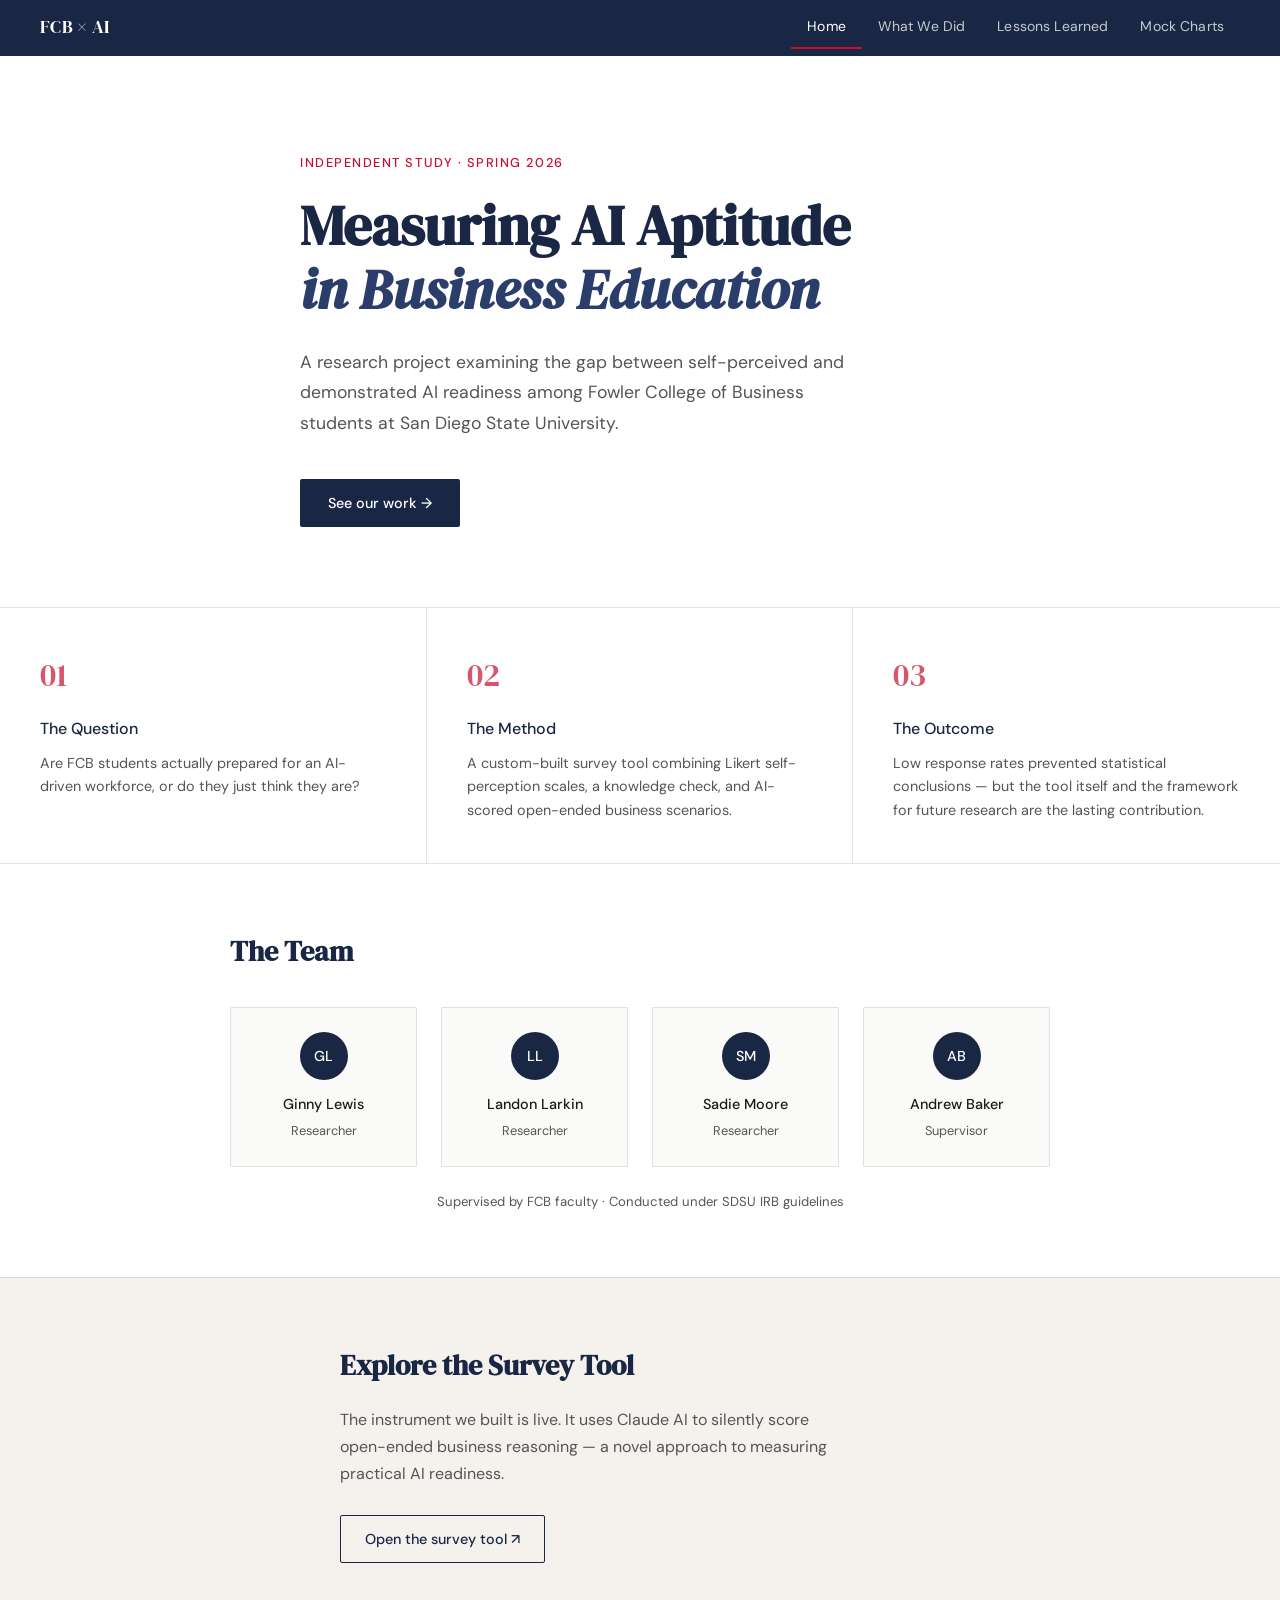
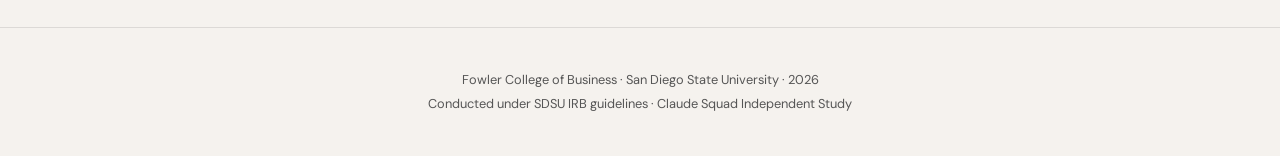
<file: docs/index.html>
<!DOCTYPE html>
<html lang="en">
<head>
<meta charset="UTF-8">
<meta name="viewport" content="width=device-width, initial-scale=1.0">
<title>AI Aptitude in the Fowler College of Business</title>
<link rel="preconnect" href="https://fonts.googleapis.com">
<link href="https://fonts.googleapis.com/css2?family=DM+Serif+Display:ital@0;1&family=DM+Sans:wght@300;400;500&display=swap" rel="stylesheet">
<link rel="stylesheet" href="style.css">
</head>
<body>

<nav class="nav">
  <span class="nav-wordmark">FCB × AI</span>
  <ul class="nav-links">
    <li><a href="index.html" class="active">Home</a></li>
    <li><a href="what-we-did.html">What We Did</a></li>
    <li><a href="lessons.html">Lessons Learned</a></li>
    <li><a href="charts.html">Mock Charts</a></li>
  </ul>
  <button class="nav-hamburger" aria-label="Menu" onclick="toggleMenu()">&#9776;</button>
</nav>

<main>
  <section class="hero">
    <div class="hero-label">Independent Study · Spring 2026</div>
    <h1 class="hero-title">Measuring AI Aptitude<br><em>in Business Education</em></h1>
    <p class="hero-sub">A research project examining the gap between self-perceived and demonstrated AI readiness among Fowler College of Business students at San Diego State University.</p>
    <a href="what-we-did.html" class="btn-primary">See our work →</a>
  </section>

  <section class="cards-grid">
    <div class="card">
      <div class="card-num">01</div>
      <h3>The Question</h3>
      <p>Are FCB students actually prepared for an AI-driven workforce, or do they just think they are?</p>
    </div>
    <div class="card">
      <div class="card-num">02</div>
      <h3>The Method</h3>
      <p>A custom-built survey tool combining Likert self-perception scales, a knowledge check, and AI-scored open-ended business scenarios.</p>
    </div>
    <div class="card">
      <div class="card-num">03</div>
      <h3>The Outcome</h3>
      <p>Low response rates prevented statistical conclusions — but the tool itself and the framework for future research are the lasting contribution.</p>
    </div>
  </section>

  <section class="team-section">
    <h2>The Team</h2>
    <div class="team-grid">
      <div class="team-card">
        <div class="team-initial">GL</div>
        <p class="team-name">Ginny Lewis</p>
        <p class="team-role"> Researcher</p>
      </div>
      <div class="team-card">
        <div class="team-initial">LL</div>
        <p class="team-name">Landon Larkin</p>
        <p class="team-role">Researcher </p>
      </div>
      <div class="team-card">
        <div class="team-initial">SM</div>
        <p class="team-name">Sadie Moore</p>
        <p class="team-role">Researcher </p>
      </div>
      <div class="team-card">
        <div class="team-initial">AB</div>
        <p class="team-name">Andrew Baker</p>
        <p class="team-role"> Supervisor </p>
      </div>
    </div>
    <p class="team-advisor">Supervised by FCB faculty · Conducted under SDSU IRB guidelines</p>
  </section>

  <section class="survey-cta">
    <div class="survey-cta-inner">
      <h2>Explore the Survey Tool</h2>
      <p>The instrument we built is live. It uses Claude AI to silently score open-ended business reasoning — a novel approach to measuring practical AI readiness.</p>
      <a href="https://fcb-ai-survey.streamlit.app" target="_blank" class="btn-outline">Open the survey tool ↗</a>
    </div>
  </section>
</main>

<footer class="footer">
  <p>Fowler College of Business · San Diego State University · 2026</p>
  <p>Conducted under SDSU IRB guidelines · Claude Squad Independent Study</p>
</footer>

<script src="nav.js"></script>
</body>
</html>
</file>
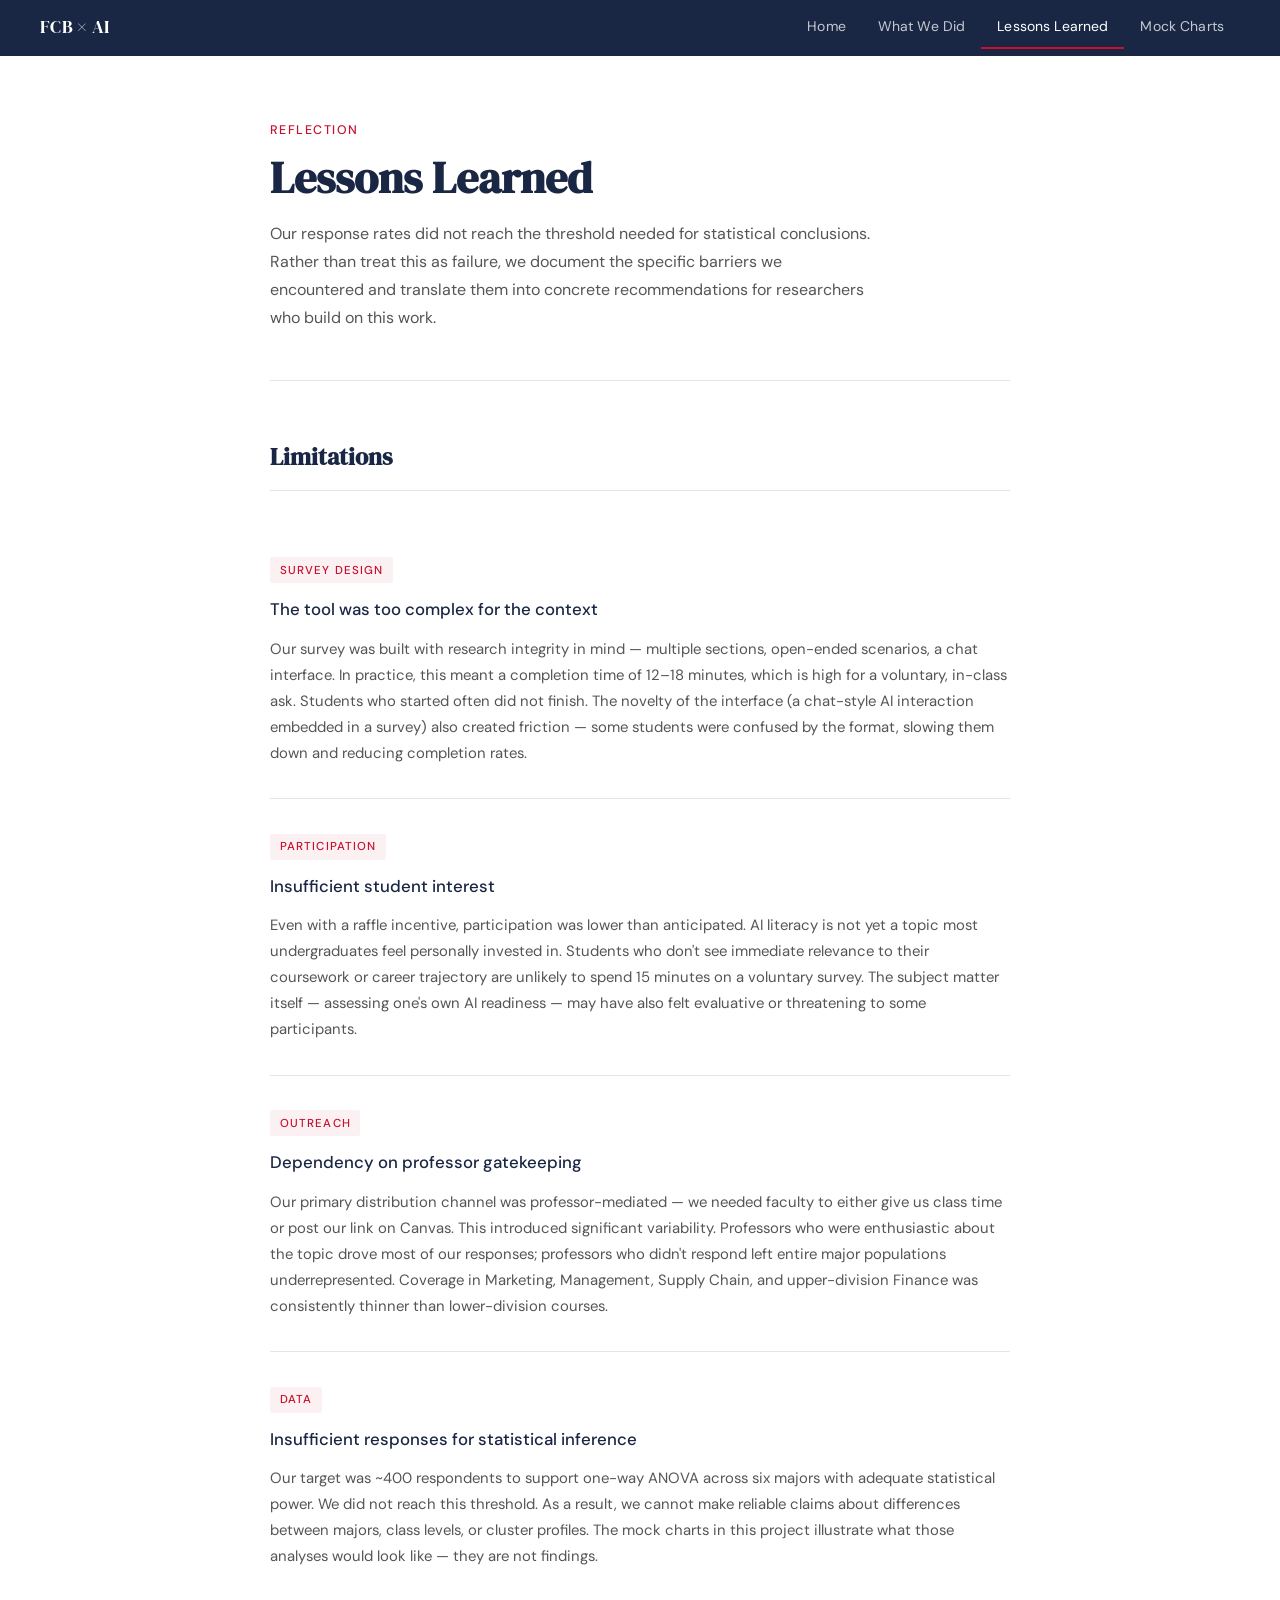
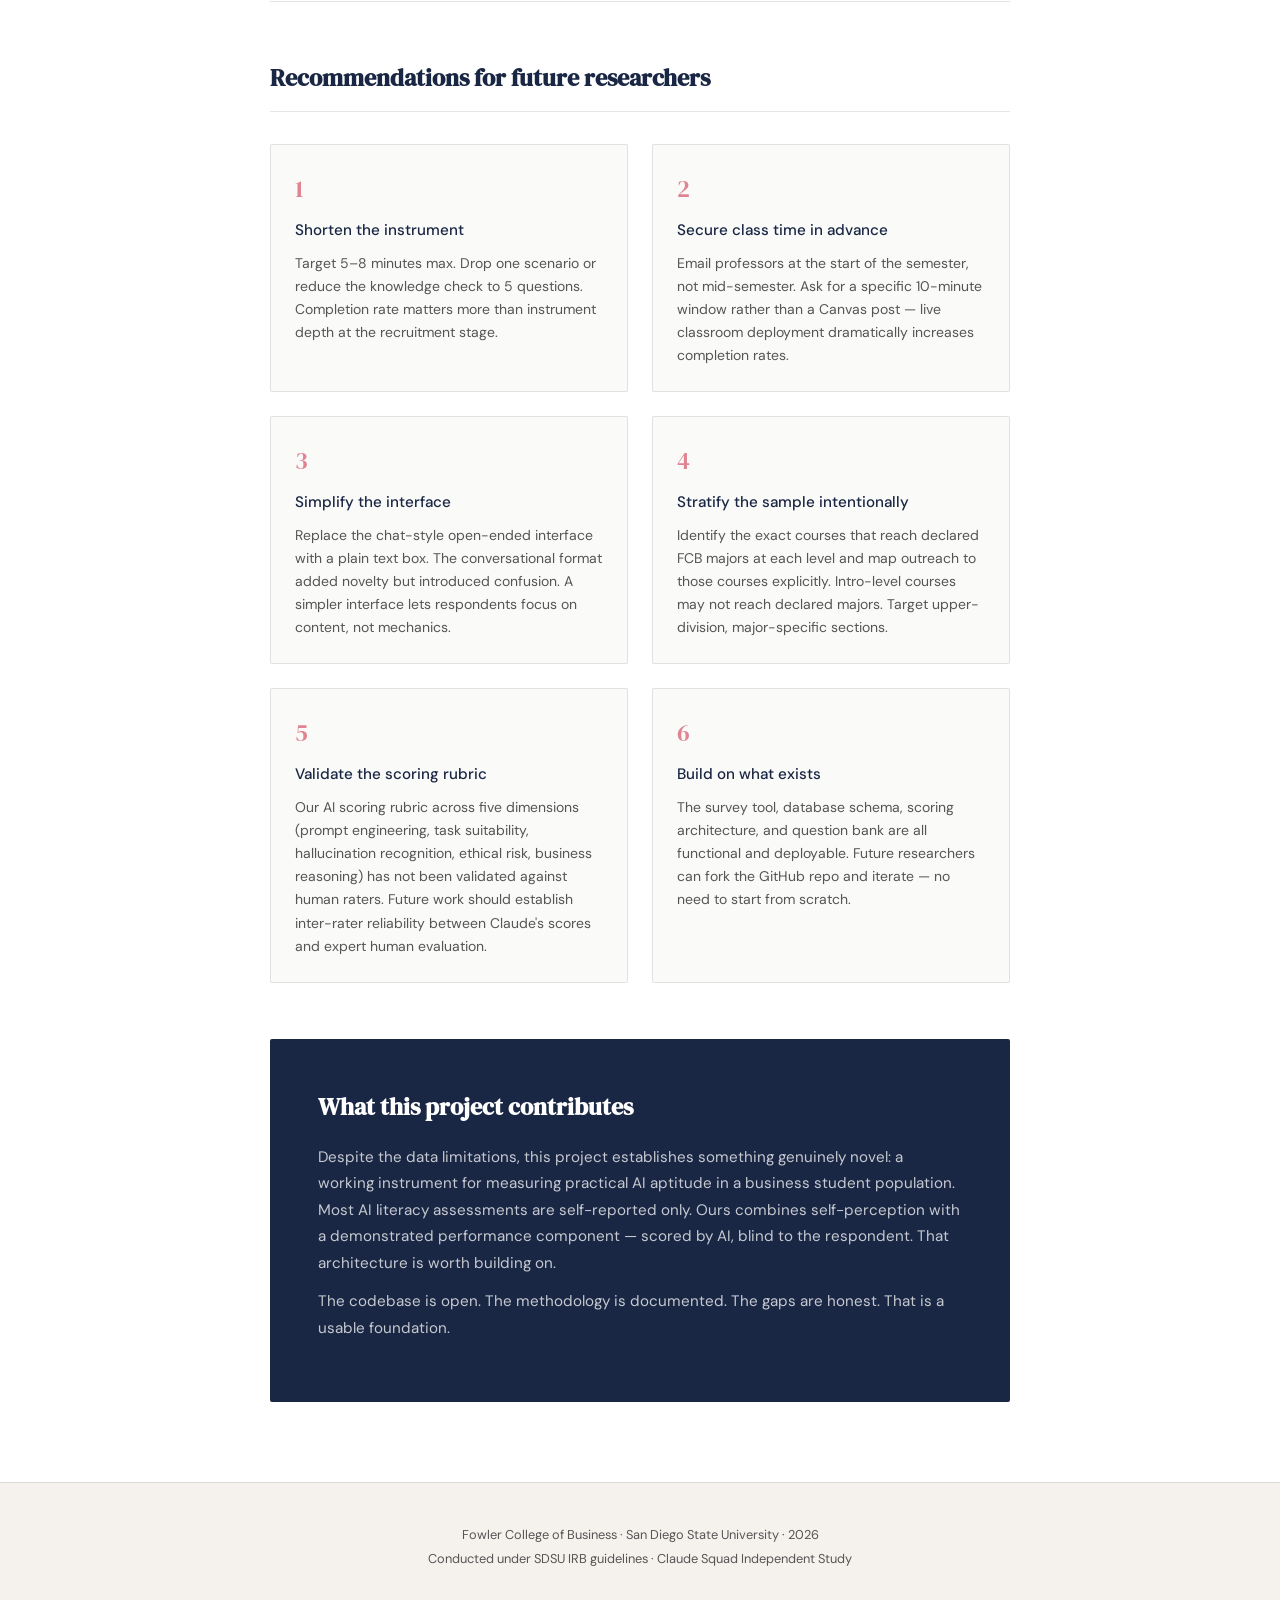
<file: docs/lessons.html>
<!DOCTYPE html>
<html lang="en">
<head>
<meta charset="UTF-8">
<meta name="viewport" content="width=device-width, initial-scale=1.0">
<title>Lessons Learned · FCB AI Aptitude Study</title>
<link rel="preconnect" href="https://fonts.googleapis.com">
<link href="https://fonts.googleapis.com/css2?family=DM+Serif+Display:ital@0;1&family=DM+Sans:wght@300;400;500&display=swap" rel="stylesheet">
<link rel="stylesheet" href="style.css">
</head>
<body>

<nav class="nav">
  <span class="nav-wordmark">FCB × AI</span>
  <ul class="nav-links">
    <li><a href="index.html">Home</a></li>
    <li><a href="what-we-did.html">What We Did</a></li>
    <li><a href="lessons.html" class="active">Lessons Learned</a></li>
    <li><a href="charts.html">Mock Charts</a></li>
  </ul>
  <button class="nav-hamburger" aria-label="Menu" onclick="toggleMenu()">&#9776;</button>
</nav>

<main class="page-main">

  <div class="page-header">
    <div class="page-label">Reflection</div>
    <h1>Lessons Learned</h1>
    <p class="page-intro">Our response rates did not reach the threshold needed for statistical conclusions. Rather than treat this as failure, we document the specific barriers we encountered and translate them into concrete recommendations for researchers who build on this work.</p>
  </div>

  <section class="lessons-section">

    <h2 class="section-heading">Limitations</h2>

    <div class="limitation-block">
      <div class="limitation-tag">Survey design</div>
      <h3>The tool was too complex for the context</h3>
      <p>Our survey was built with research integrity in mind — multiple sections, open-ended scenarios, a chat interface. In practice, this meant a completion time of 12–18 minutes, which is high for a voluntary, in-class ask. Students who started often did not finish. The novelty of the interface (a chat-style AI interaction embedded in a survey) also created friction — some students were confused by the format, slowing them down and reducing completion rates.</p>
    </div>

    <div class="limitation-block">
      <div class="limitation-tag">Participation</div>
      <h3>Insufficient student interest</h3>
      <p>Even with a raffle incentive, participation was lower than anticipated. AI literacy is not yet a topic most undergraduates feel personally invested in. Students who don't see immediate relevance to their coursework or career trajectory are unlikely to spend 15 minutes on a voluntary survey. The subject matter itself — assessing one's own AI readiness — may have also felt evaluative or threatening to some participants.</p>
    </div>

    <div class="limitation-block">
      <div class="limitation-tag">Outreach</div>
      <h3>Dependency on professor gatekeeping</h3>
      <p>Our primary distribution channel was professor-mediated — we needed faculty to either give us class time or post our link on Canvas. This introduced significant variability. Professors who were enthusiastic about the topic drove most of our responses; professors who didn't respond left entire major populations underrepresented. Coverage in Marketing, Management, Supply Chain, and upper-division Finance was consistently thinner than lower-division courses.</p>
    </div>

    <div class="limitation-block">
      <div class="limitation-tag">Data</div>
      <h3>Insufficient responses for statistical inference</h3>
      <p>Our target was ~400 respondents to support one-way ANOVA across six majors with adequate statistical power. We did not reach this threshold. As a result, we cannot make reliable claims about differences between majors, class levels, or cluster profiles. The mock charts in this project illustrate what those analyses would look like — they are not findings.</p>
    </div>

  </section>

  <section class="lessons-section">

    <h2 class="section-heading">Recommendations for future researchers</h2>

    <div class="rec-grid">
      <div class="rec-card">
        <div class="rec-num">1</div>
        <h3>Shorten the instrument</h3>
        <p>Target 5–8 minutes max. Drop one scenario or reduce the knowledge check to 5 questions. Completion rate matters more than instrument depth at the recruitment stage.</p>
      </div>
      <div class="rec-card">
        <div class="rec-num">2</div>
        <h3>Secure class time in advance</h3>
        <p>Email professors at the start of the semester, not mid-semester. Ask for a specific 10-minute window rather than a Canvas post — live classroom deployment dramatically increases completion rates.</p>
      </div>
      <div class="rec-card">
        <div class="rec-num">3</div>
        <h3>Simplify the interface</h3>
        <p>Replace the chat-style open-ended interface with a plain text box. The conversational format added novelty but introduced confusion. A simpler interface lets respondents focus on content, not mechanics.</p>
      </div>
      <div class="rec-card">
        <div class="rec-num">4</div>
        <h3>Stratify the sample intentionally</h3>
        <p>Identify the exact courses that reach declared FCB majors at each level and map outreach to those courses explicitly. Intro-level courses may not reach declared majors. Target upper-division, major-specific sections.</p>
      </div>
      <div class="rec-card">
        <div class="rec-num">5</div>
        <h3>Validate the scoring rubric</h3>
        <p>Our AI scoring rubric across five dimensions (prompt engineering, task suitability, hallucination recognition, ethical risk, business reasoning) has not been validated against human raters. Future work should establish inter-rater reliability between Claude's scores and expert human evaluation.</p>
      </div>
      <div class="rec-card">
        <div class="rec-num">6</div>
        <h3>Build on what exists</h3>
        <p>The survey tool, database schema, scoring architecture, and question bank are all functional and deployable. Future researchers can fork the GitHub repo and iterate — no need to start from scratch.</p>
      </div>
    </div>

  </section>

  <section class="contribution-block">
    <h2>What this project contributes</h2>
    <p>Despite the data limitations, this project establishes something genuinely novel: a working instrument for measuring practical AI aptitude in a business student population. Most AI literacy assessments are self-reported only. Ours combines self-perception with a demonstrated performance component — scored by AI, blind to the respondent. That architecture is worth building on.</p>
    <p>The codebase is open. The methodology is documented. The gaps are honest. That is a usable foundation.</p>
  </section>

</main>

<footer class="footer">
  <p>Fowler College of Business · San Diego State University · 2026</p>
  <p>Conducted under SDSU IRB guidelines · Claude Squad Independent Study</p>
</footer>

<script src="nav.js"></script>
</body>
</html>
</file>
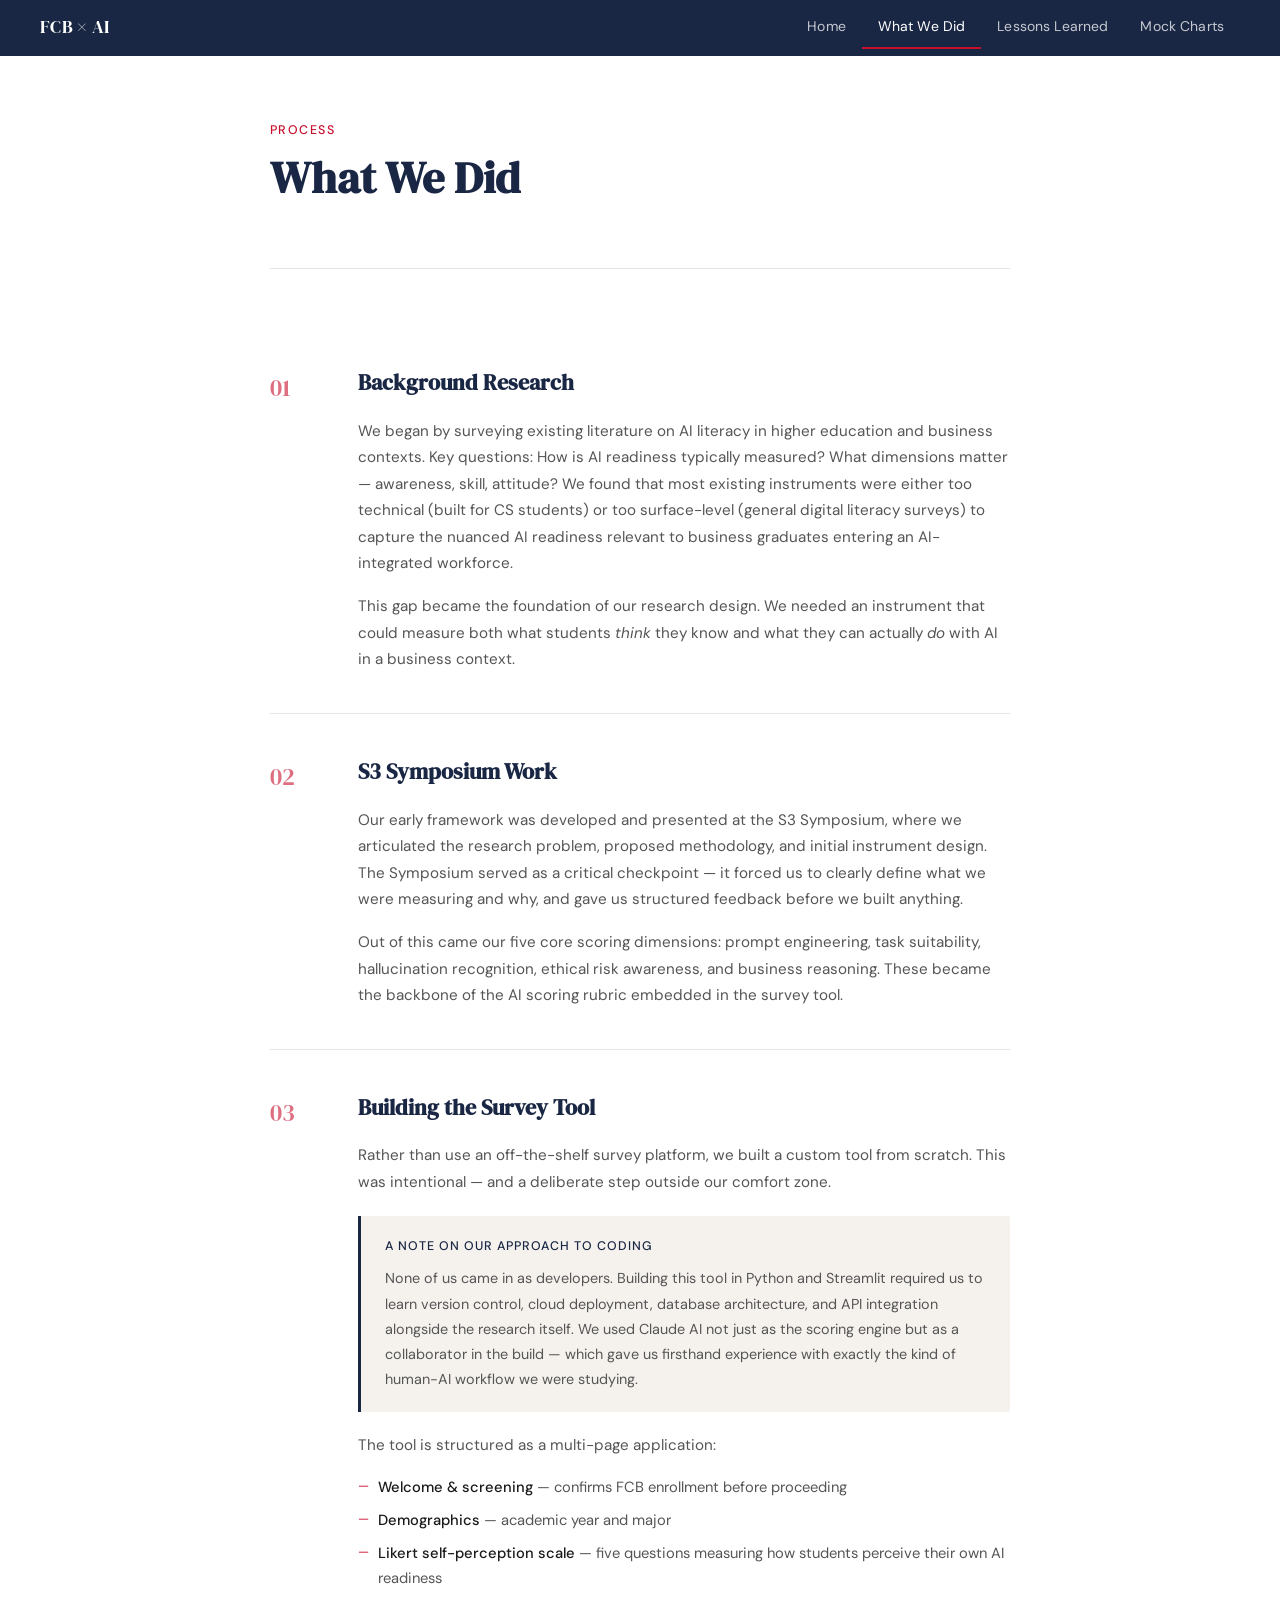
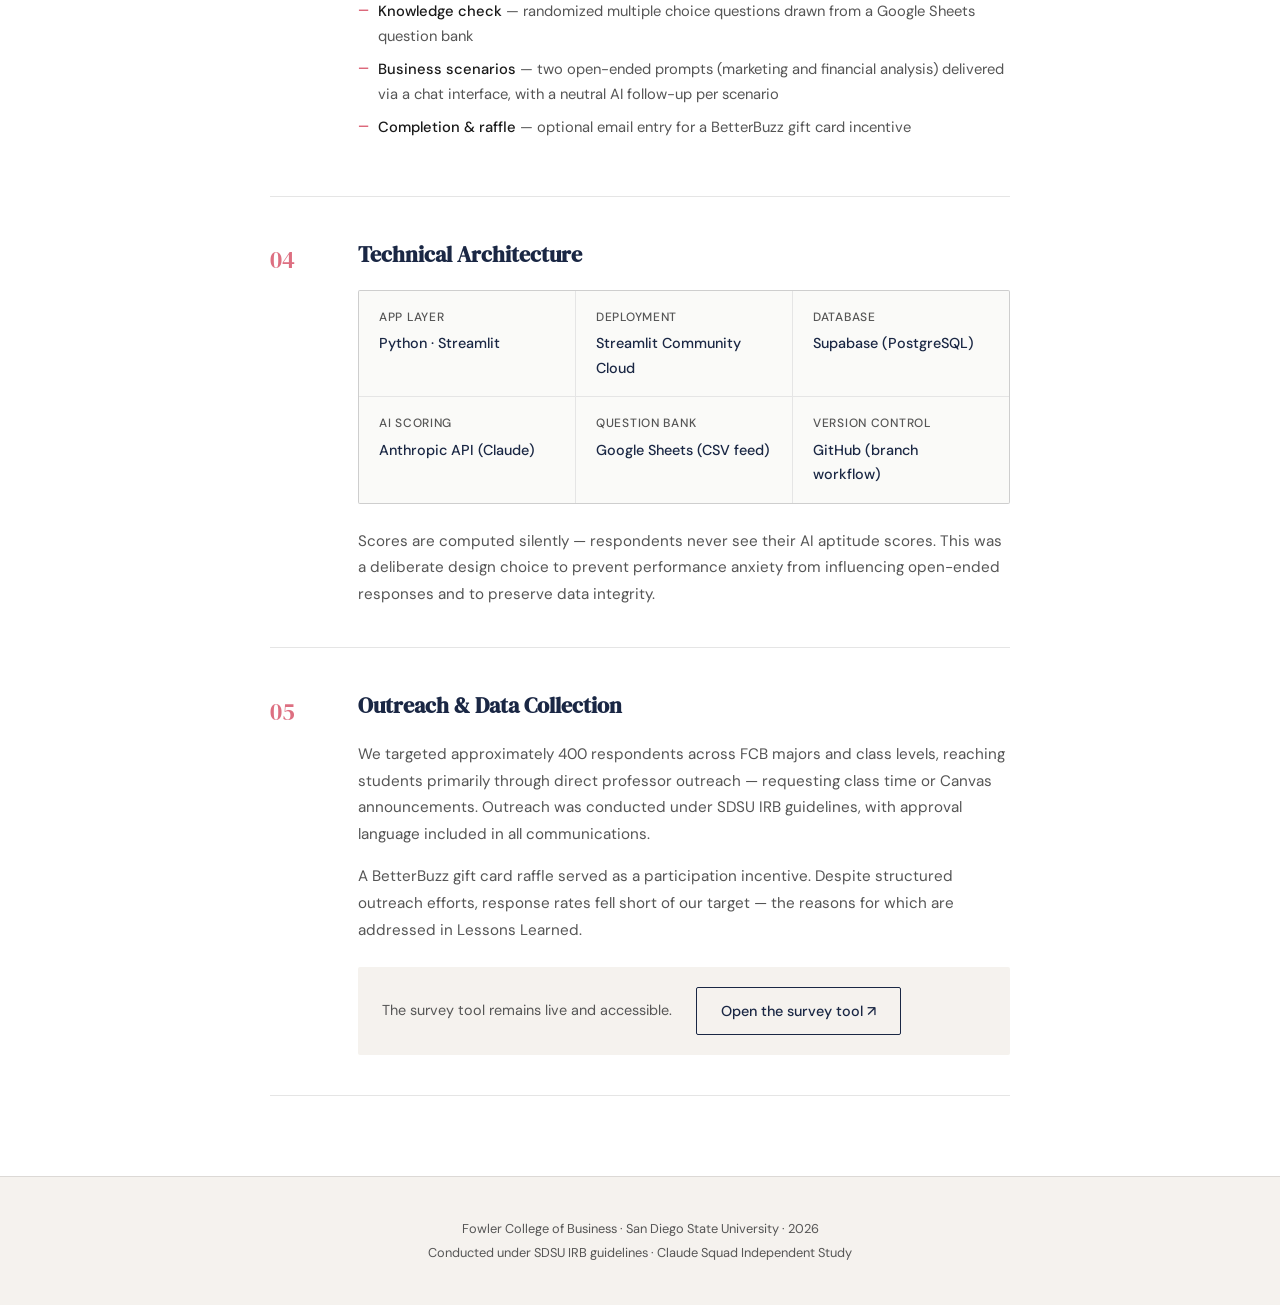
<file: docs/what-we-did.html>
<!DOCTYPE html>
<html lang="en">
<head>
<meta charset="UTF-8">
<meta name="viewport" content="width=device-width, initial-scale=1.0">
<title>What We Did · FCB AI Aptitude Study</title>
<link rel="preconnect" href="https://fonts.googleapis.com">
<link href="https://fonts.googleapis.com/css2?family=DM+Serif+Display:ital@0;1&family=DM+Sans:wght@300;400;500&display=swap" rel="stylesheet">
<link rel="stylesheet" href="style.css">
</head>
<body>

<nav class="nav">
  <span class="nav-wordmark">FCB × AI</span>
  <ul class="nav-links">
    <li><a href="index.html">Home</a></li>
    <li><a href="what-we-did.html" class="active">What We Did</a></li>
    <li><a href="lessons.html">Lessons Learned</a></li>
    <li><a href="charts.html">Mock Charts</a></li>
  </ul>
  <button class="nav-hamburger" aria-label="Menu" onclick="toggleMenu()">&#9776;</button>
</nav>

<main class="page-main">

  <div class="page-header">
    <div class="page-label">Process</div>
    <h1>What We Did</h1>
  </div>

  <section class="timeline">

    <div class="timeline-item">
      <div class="timeline-marker">01</div>
      <div class="timeline-content">
        <h2>Background Research</h2>
        <p>We began by surveying existing literature on AI literacy in higher education and business contexts. Key questions: How is AI readiness typically measured? What dimensions matter — awareness, skill, attitude? We found that most existing instruments were either too technical (built for CS students) or too surface-level (general digital literacy surveys) to capture the nuanced AI readiness relevant to business graduates entering an AI-integrated workforce.</p>
        <p>This gap became the foundation of our research design. We needed an instrument that could measure both what students <em>think</em> they know and what they can actually <em>do</em> with AI in a business context.</p>
      </div>
    </div>

    <div class="timeline-item">
      <div class="timeline-marker">02</div>
      <div class="timeline-content">
        <h2>S3 Symposium Work</h2>
        <p>Our early framework was developed and presented at the S3 Symposium, where we articulated the research problem, proposed methodology, and initial instrument design. The Symposium served as a critical checkpoint — it forced us to clearly define what we were measuring and why, and gave us structured feedback before we built anything.</p>
        <p>Out of this came our five core scoring dimensions: prompt engineering, task suitability, hallucination recognition, ethical risk awareness, and business reasoning. These became the backbone of the AI scoring rubric embedded in the survey tool.</p>
      </div>
    </div>

    <div class="timeline-item">
      <div class="timeline-marker">03</div>
      <div class="timeline-content">
        <h2>Building the Survey Tool</h2>
        <p>Rather than use an off-the-shelf survey platform, we built a custom tool from scratch. This was intentional — and a deliberate step outside our comfort zone.</p>

        <div class="tech-callout">
          <div class="tech-callout-header">A note on our approach to coding</div>
          <p>None of us came in as developers. Building this tool in Python and Streamlit required us to learn version control, cloud deployment, database architecture, and API integration alongside the research itself. We used Claude AI not just as the scoring engine but as a collaborator in the build — which gave us firsthand experience with exactly the kind of human-AI workflow we were studying.</p>
        </div>

        <p>The tool is structured as a multi-page application:</p>
        <ul class="content-list">
          <li><strong>Welcome &amp; screening</strong> — confirms FCB enrollment before proceeding</li>
          <li><strong>Demographics</strong> — academic year and major</li>
          <li><strong>Likert self-perception scale</strong> — five questions measuring how students perceive their own AI readiness</li>
          <li><strong>Knowledge check</strong> — randomized multiple choice questions drawn from a Google Sheets question bank</li>
          <li><strong>Business scenarios</strong> — two open-ended prompts (marketing and financial analysis) delivered via a chat interface, with a neutral AI follow-up per scenario</li>
          <li><strong>Completion &amp; raffle</strong> — optional email entry for a BetterBuzz gift card incentive</li>
        </ul>
      </div>
    </div>

    <div class="timeline-item">
      <div class="timeline-marker">04</div>
      <div class="timeline-content">
        <h2>Technical Architecture</h2>
        <div class="arch-grid">
          <div class="arch-card">
            <div class="arch-label">App layer</div>
            <div class="arch-value">Python · Streamlit</div>
          </div>
          <div class="arch-card">
            <div class="arch-label">Deployment</div>
            <div class="arch-value">Streamlit Community Cloud</div>
          </div>
          <div class="arch-card">
            <div class="arch-label">Database</div>
            <div class="arch-value">Supabase (PostgreSQL)</div>
          </div>
          <div class="arch-card">
            <div class="arch-label">AI scoring</div>
            <div class="arch-value">Anthropic API (Claude)</div>
          </div>
          <div class="arch-card">
            <div class="arch-label">Question bank</div>
            <div class="arch-value">Google Sheets (CSV feed)</div>
          </div>
          <div class="arch-card">
            <div class="arch-label">Version control</div>
            <div class="arch-value">GitHub (branch workflow)</div>
          </div>
        </div>
        <p style="margin-top:1.5rem;">Scores are computed silently — respondents never see their AI aptitude scores. This was a deliberate design choice to prevent performance anxiety from influencing open-ended responses and to preserve data integrity.</p>
      </div>
    </div>

    <div class="timeline-item">
      <div class="timeline-marker">05</div>
      <div class="timeline-content">
        <h2>Outreach &amp; Data Collection</h2>
        <p>We targeted approximately 400 respondents across FCB majors and class levels, reaching students primarily through direct professor outreach — requesting class time or Canvas announcements. Outreach was conducted under SDSU IRB guidelines, with approval language included in all communications.</p>
        <p>A BetterBuzz gift card raffle served as a participation incentive. Despite structured outreach efforts, response rates fell short of our target — the reasons for which are addressed in Lessons Learned.</p>
        <div class="survey-link-box">
          <p>The survey tool remains live and accessible.</p>
          <a href="https://fcbaiaptitudesurvey.streamlit.app" target="_blank" class="btn-outline">Open the survey tool ↗</a>
        </div>
      </div>
    </div>

  </section>

</main>

<footer class="footer">
  <p>Fowler College of Business · San Diego State University · 2026</p>
  <p>Conducted under SDSU IRB guidelines · Claude Squad Independent Study</p>
</footer>

<script src="nav.js"></script>
</body>
</html>
</file>
<file: docs/style.css>
*, *::before, *::after { box-sizing: border-box; margin: 0; padding: 0; }

:root {
  --navy: #1a2744;
  --navy-light: #2a3d6b;
  --accent: #c8102e;
  --accent-light: #e8334a;
  --warm: #f5f2ee;
  --text: #1a1a1a;
  --text-muted: #555;
  --border: rgba(0,0,0,0.1);
  --white: #ffffff;
  --card-bg: #fafaf8;
}

html { scroll-behavior: smooth; }

body {
  font-family: 'DM Sans', sans-serif;
  font-weight: 400;
  color: var(--text);
  background: var(--white);
  line-height: 1.7;
}

/* ── NAV ── */
.nav {
  position: sticky;
  top: 0;
  z-index: 100;
  background: var(--navy);
  display: flex;
  align-items: center;
  gap: 2rem;
  padding: 0 2.5rem;
  height: 56px;
}

.nav-wordmark {
  font-family: 'DM Serif Display', serif;
  font-size: 1.1rem;
  color: #fff;
  letter-spacing: 0.02em;
  white-space: nowrap;
  margin-right: auto;
}

.nav-links {
  display: flex;
  list-style: none;
  gap: 0;
}

.nav-links a {
  display: block;
  padding: 0.5rem 1rem;
  color: rgba(255,255,255,0.75);
  text-decoration: none;
  font-size: 0.875rem;
  font-weight: 400;
  letter-spacing: 0.01em;
  transition: color 0.15s;
}

.nav-links a:hover,
.nav-links a.active {
  color: #fff;
}

.nav-links a.active {
  border-bottom: 2px solid var(--accent);
}

.nav-hamburger {
  display: none;
  background: none;
  border: none;
  color: #fff;
  font-size: 1.25rem;
  cursor: pointer;
  padding: 0.5rem;
}

@media (max-width: 640px) {
  .nav { padding: 0 1.25rem; flex-wrap: wrap; height: auto; min-height: 56px; }
  .nav-hamburger { display: block; }
  .nav-links { display: none; width: 100%; flex-direction: column; padding: 0.5rem 0 1rem; gap: 0; }
  .nav-links.open { display: flex; }
  .nav-links a { padding: 0.6rem 0; border-bottom: none; }
  .nav-links a.active { border-bottom: none; color: var(--accent-light); }
}

/* ── HERO ── */
.hero {
  padding: 6rem 2.5rem 5rem;
  max-width: 760px;
  margin: 0 auto;
}

.hero-label {
  font-size: 0.8rem;
  font-weight: 500;
  letter-spacing: 0.12em;
  text-transform: uppercase;
  color: var(--accent);
  margin-bottom: 1.25rem;
}

.hero-title {
  font-family: 'DM Serif Display', serif;
  font-size: clamp(2.2rem, 5vw, 3.5rem);
  line-height: 1.15;
  color: var(--navy);
  margin-bottom: 1.5rem;
}

.hero-title em {
  font-style: italic;
  color: var(--navy-light);
}

.hero-sub {
  font-size: 1.1rem;
  color: var(--text-muted);
  max-width: 580px;
  margin-bottom: 2.5rem;
  line-height: 1.75;
}

/* ── BUTTONS ── */
.btn-primary {
  display: inline-block;
  background: var(--navy);
  color: #fff;
  text-decoration: none;
  padding: 0.75rem 1.75rem;
  font-size: 0.9rem;
  font-weight: 500;
  border-radius: 2px;
  transition: background 0.15s;
}

.btn-primary:hover { background: var(--navy-light); }

.btn-outline {
  display: inline-block;
  border: 1.5px solid var(--navy);
  color: var(--navy);
  text-decoration: none;
  padding: 0.65rem 1.5rem;
  font-size: 0.9rem;
  font-weight: 500;
  border-radius: 2px;
  transition: all 0.15s;
}

.btn-outline:hover {
  background: var(--navy);
  color: #fff;
}

/* ── HOME CARDS ── */
.cards-grid {
  display: grid;
  grid-template-columns: repeat(auto-fit, minmax(240px, 1fr));
  gap: 0;
  border-top: 1px solid var(--border);
  border-bottom: 1px solid var(--border);
}

.card {
  padding: 2.5rem;
  border-right: 1px solid var(--border);
}

.card:last-child { border-right: none; }

.card-num {
  font-family: 'DM Serif Display', serif;
  font-size: 2rem;
  color: var(--accent);
  margin-bottom: 0.75rem;
  opacity: 0.7;
}

.card h3 {
  font-size: 1rem;
  font-weight: 500;
  color: var(--navy);
  margin-bottom: 0.6rem;
}

.card p {
  font-size: 0.9rem;
  color: var(--text-muted);
  line-height: 1.65;
}

/* ── TEAM ── */
.team-section {
  padding: 4rem 2.5rem;
  max-width: 900px;
  margin: 0 auto;
}

.team-section h2 {
  font-family: 'DM Serif Display', serif;
  font-size: 1.75rem;
  color: var(--navy);
  margin-bottom: 2rem;
}

.team-grid {
  display: grid;
  grid-template-columns: repeat(auto-fit, minmax(150px, 1fr));
  gap: 1.5rem;
  margin-bottom: 1.5rem;
}

.team-card {
  text-align: center;
  padding: 1.5rem 1rem;
  background: var(--card-bg);
  border: 1px solid var(--border);
  border-radius: 2px;
}

.team-initial {
  width: 48px;
  height: 48px;
  border-radius: 50%;
  background: var(--navy);
  color: #fff;
  display: flex;
  align-items: center;
  justify-content: center;
  font-size: 0.9rem;
  font-weight: 500;
  margin: 0 auto 0.75rem;
}

.team-name {
  font-weight: 500;
  font-size: 0.9rem;
  margin-bottom: 0.2rem;
}

.team-role {
  font-size: 0.8rem;
  color: var(--text-muted);
}

.team-advisor {
  font-size: 0.82rem;
  color: var(--text-muted);
  text-align: center;
}

/* ── SURVEY CTA ── */
.survey-cta {
  background: var(--warm);
  border-top: 1px solid var(--border);
}

.survey-cta-inner {
  max-width: 680px;
  margin: 0 auto;
  padding: 4rem 2.5rem;
}

.survey-cta h2 {
  font-family: 'DM Serif Display', serif;
  font-size: 1.75rem;
  color: var(--navy);
  margin-bottom: 1rem;
}

.survey-cta p {
  color: var(--text-muted);
  margin-bottom: 1.75rem;
  max-width: 500px;
}

/* ── PAGE LAYOUT ── */
.page-main {
  max-width: 820px;
  margin: 0 auto;
  padding: 0 2.5rem 5rem;
}

.page-header {
  padding: 4rem 0 3rem;
  border-bottom: 1px solid var(--border);
  margin-bottom: 3.5rem;
}

.page-label {
  font-size: 0.78rem;
  font-weight: 500;
  letter-spacing: 0.12em;
  text-transform: uppercase;
  color: var(--accent);
  margin-bottom: 0.75rem;
}

.page-header h1 {
  font-family: 'DM Serif Display', serif;
  font-size: clamp(2rem, 4vw, 2.75rem);
  color: var(--navy);
  line-height: 1.15;
  margin-bottom: 1rem;
}

.page-intro {
  font-size: 1rem;
  color: var(--text-muted);
  max-width: 600px;
  line-height: 1.75;
}

/* ── TIMELINE ── */
.timeline { display: flex; flex-direction: column; gap: 0; }

.timeline-item {
  display: grid;
  grid-template-columns: 56px 1fr;
  gap: 2rem;
  padding: 2.5rem 0;
  border-bottom: 1px solid var(--border);
}

.timeline-marker {
  font-family: 'DM Serif Display', serif;
  font-size: 1.5rem;
  color: var(--accent);
  opacity: 0.6;
  padding-top: 0.2rem;
}

.timeline-content h2 {
  font-family: 'DM Serif Display', serif;
  font-size: 1.35rem;
  color: var(--navy);
  margin-bottom: 1rem;
}

.timeline-content p {
  color: var(--text-muted);
  font-size: 0.95rem;
  margin-bottom: 1rem;
  line-height: 1.75;
}

.timeline-content p:last-child { margin-bottom: 0; }

.tech-callout {
  background: var(--warm);
  border-left: 3px solid var(--navy);
  padding: 1.25rem 1.5rem;
  margin: 1.25rem 0;
  border-radius: 0 2px 2px 0;
}

.tech-callout-header {
  font-size: 0.78rem;
  font-weight: 500;
  letter-spacing: 0.08em;
  text-transform: uppercase;
  color: var(--navy);
  margin-bottom: 0.6rem;
}

.tech-callout p {
  font-size: 0.9rem;
  color: var(--text-muted);
  margin: 0;
}

.content-list {
  list-style: none;
  margin: 1rem 0;
  display: flex;
  flex-direction: column;
  gap: 0.5rem;
}

.content-list li {
  font-size: 0.92rem;
  color: var(--text-muted);
  padding-left: 1.25rem;
  position: relative;
}

.content-list li::before {
  content: '—';
  position: absolute;
  left: 0;
  color: var(--accent);
  font-size: 0.8rem;
}

.content-list strong { color: var(--text); font-weight: 500; }

.arch-grid {
  display: grid;
  grid-template-columns: repeat(auto-fit, minmax(170px, 1fr));
  gap: 1px;
  background: var(--border);
  border: 1px solid var(--border);
  border-radius: 2px;
  overflow: hidden;
  margin: 1rem 0;
}

.arch-card {
  background: var(--card-bg);
  padding: 1rem 1.25rem;
}

.arch-label {
  font-size: 0.75rem;
  font-weight: 500;
  letter-spacing: 0.06em;
  text-transform: uppercase;
  color: var(--text-muted);
  margin-bottom: 0.25rem;
}

.arch-value {
  font-size: 0.9rem;
  color: var(--navy);
  font-weight: 500;
}

.survey-link-box {
  margin-top: 1.5rem;
  padding: 1.25rem 1.5rem;
  background: var(--warm);
  border-radius: 2px;
  display: flex;
  align-items: center;
  gap: 1.5rem;
  flex-wrap: wrap;
}

.survey-link-box p {
  margin: 0;
  font-size: 0.9rem;
  color: var(--text-muted);
}

/* ── LESSONS ── */
.lessons-section { margin-bottom: 3.5rem; }

.section-heading {
  font-family: 'DM Serif Display', serif;
  font-size: 1.5rem;
  color: var(--navy);
  margin-bottom: 2rem;
  padding-bottom: 0.75rem;
  border-bottom: 1px solid var(--border);
}

.limitation-block {
  padding: 2rem 0;
  border-bottom: 1px solid var(--border);
}

.limitation-tag {
  display: inline-block;
  font-size: 0.72rem;
  font-weight: 500;
  letter-spacing: 0.1em;
  text-transform: uppercase;
  color: var(--accent);
  background: rgba(200,16,46,0.06);
  padding: 0.2rem 0.6rem;
  border-radius: 2px;
  margin-bottom: 0.75rem;
}

.limitation-block h3 {
  font-size: 1.05rem;
  font-weight: 500;
  color: var(--navy);
  margin-bottom: 0.75rem;
}

.limitation-block p {
  font-size: 0.93rem;
  color: var(--text-muted);
  line-height: 1.75;
}

.rec-grid {
  display: grid;
  grid-template-columns: repeat(auto-fit, minmax(240px, 1fr));
  gap: 1.5rem;
}

.rec-card {
  background: var(--card-bg);
  border: 1px solid var(--border);
  border-radius: 2px;
  padding: 1.5rem;
}

.rec-num {
  font-family: 'DM Serif Display', serif;
  font-size: 1.5rem;
  color: var(--accent);
  opacity: 0.5;
  margin-bottom: 0.5rem;
}

.rec-card h3 {
  font-size: 0.95rem;
  font-weight: 500;
  color: var(--navy);
  margin-bottom: 0.5rem;
}

.rec-card p {
  font-size: 0.875rem;
  color: var(--text-muted);
  line-height: 1.65;
}

.contribution-block {
  background: var(--navy);
  padding: 3rem;
  border-radius: 2px;
  margin-top: 1rem;
}

.contribution-block h2 {
  font-family: 'DM Serif Display', serif;
  font-size: 1.5rem;
  color: #fff;
  margin-bottom: 1rem;
}

.contribution-block p {
  color: rgba(255,255,255,0.75);
  font-size: 0.95rem;
  line-height: 1.75;
  margin-bottom: 0.75rem;
}

/* ── CHARTS PAGE ── */
.chart-section {
  padding: 3rem 0;
  border-bottom: 1px solid var(--border);
}

.chart-meta { margin-bottom: 1.5rem; }

.chart-fig {
  font-size: 0.75rem;
  font-weight: 500;
  letter-spacing: 0.1em;
  text-transform: uppercase;
  color: var(--accent);
  display: block;
  margin-bottom: 0.4rem;
}

.chart-section h2 {
  font-family: 'DM Serif Display', serif;
  font-size: 1.35rem;
  color: var(--navy);
  margin-bottom: 0.6rem;
}

.chart-meta p {
  font-size: 0.88rem;
  color: var(--text-muted);
  line-height: 1.7;
  max-width: 640px;
}

.chart-subhead {
  font-size: 0.88rem;
  font-weight: 500;
  color: var(--text);
  margin: 1.5rem 0 0.4rem;
}

.legend {
  display: flex;
  flex-wrap: wrap;
  gap: 16px;
  margin-bottom: 1rem;
  font-size: 0.82rem;
  color: var(--text-muted);
}

.legend-item {
  display: flex;
  align-items: center;
  gap: 6px;
}

.legend-swatch {
  width: 11px;
  height: 11px;
  border-radius: 2px;
  display: inline-block;
}

.chart-wrap {
  position: relative;
  width: 100%;
}

.stat-cards {
  display: grid;
  grid-template-columns: repeat(auto-fit, minmax(130px, 1fr));
  gap: 12px;
  margin: 1.25rem 0;
}

.stat-card {
  background: var(--card-bg);
  border: 1px solid var(--border);
  border-radius: 2px;
  padding: 1rem;
  text-align: center;
}

.stat-label {
  font-size: 0.75rem;
  color: var(--text-muted);
  margin-bottom: 4px;
}

.stat-value {
  font-size: 1.6rem;
  font-weight: 500;
  color: var(--navy);
  font-family: 'DM Serif Display', serif;
}

.stat-value.sig { color: #0f7a5a; }

.stat-note {
  font-size: 0.72rem;
  color: var(--text-muted);
  margin-top: 3px;
}

.sig-note { color: #0f7a5a; }

.cluster-cards {
  display: grid;
  grid-template-columns: repeat(auto-fit, minmax(200px, 1fr));
  gap: 1.25rem;
  margin-top: 1.5rem;
}

.cluster-card {
  padding: 1.25rem;
  background: var(--card-bg);
  border: 1px solid var(--border);
  border-radius: 2px;
}

.cluster-card h3 {
  font-size: 0.95rem;
  font-weight: 500;
  margin-bottom: 0.5rem;
}

.cluster-card p {
  font-size: 0.83rem;
  color: var(--text-muted);
  line-height: 1.65;
}

/* ── FOOTER ── */
.footer {
  background: var(--warm);
  border-top: 1px solid var(--border);
  text-align: center;
  padding: 2.5rem;
  font-size: 0.8rem;
  color: var(--text-muted);
  line-height: 1.9;
}

@media (max-width: 600px) {
  .hero { padding: 3.5rem 1.5rem 3rem; }
  .page-main { padding: 0 1.5rem 4rem; }
  .cards-grid { grid-template-columns: 1fr; }
  .card { border-right: none; border-bottom: 1px solid var(--border); }
  .card:last-child { border-bottom: none; }
  .timeline-item { grid-template-columns: 40px 1fr; gap: 1rem; }
  .contribution-block { padding: 2rem 1.5rem; }
  .team-grid { grid-template-columns: repeat(2, 1fr); }
}
</file>
